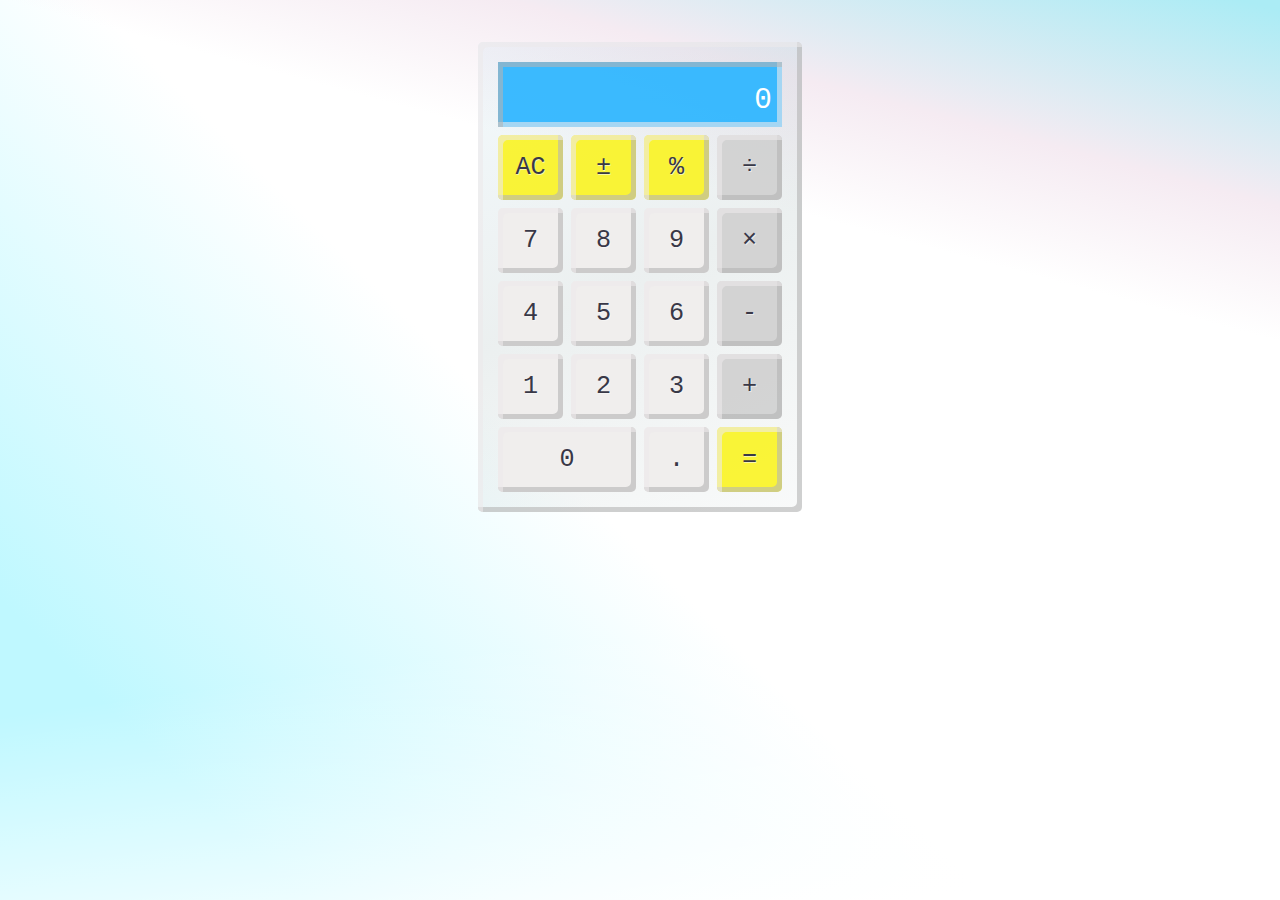
<file: calculator/index.html>
<!DOCTYPE html>
<html lang="en" dir="ltr">
  <head>
    <meta charset="utf-8">
    <title></title>
    <link rel="stylesheet" href="style.css">
    <style>
    </style>
  </head>
  <body>
    <main>
        <div id="calculator">
            <div id="display">
                0
            </div>
            <button type="button" name="button" class="other" onclick="clearAll();">AC</button>
            <button type="button" name="button" class="other" onclick="sign();">±</button>
            <button type="button" name="button" class="other" onclick="percent();">%</button>
            <button type="button" name="button" class="operator" onclick="operator('/');">÷</button>
            <button type="button" name="button" onclick="number(7);">7</button>
            <button type="button" name="button" onclick="number(8);">8</button>
            <button type="button" name="button" onclick="number(9);">9</button>
            <button type="button" name="button" class="operator" onclick="operator('*');">×</button>
            <button type="button" name="button" onclick="number(4);">4</button>
            <button type="button" name="button" onclick="number(5);">5</button>
            <button type="button" name="button" onclick="number(6);">6</button>
            <button type="button" name="button" class="operator" onclick="operator('-');">-</button>
            <button type="button" name="button" onclick="number(1);">1</button>
            <button type="button" name="button" onclick="number(2);">2</button>
            <button type="button" name="button" onclick="number(3);">3</button>
            <button type="button" name="button" class="operator" onclick="operator('+');">+</button>
            <button type="button" name="button" id="zero" onclick="number(0);">0</button>
            <button type="button" name="button" onclick="number('.');">.</button>
            <button type="button" name="button" id="equals" class="operator" onclick="equal();">=</button>
            <script src="script.js" charset="utf-8"></script>
        </div>
    </main>
  </body>
</html>
</file>
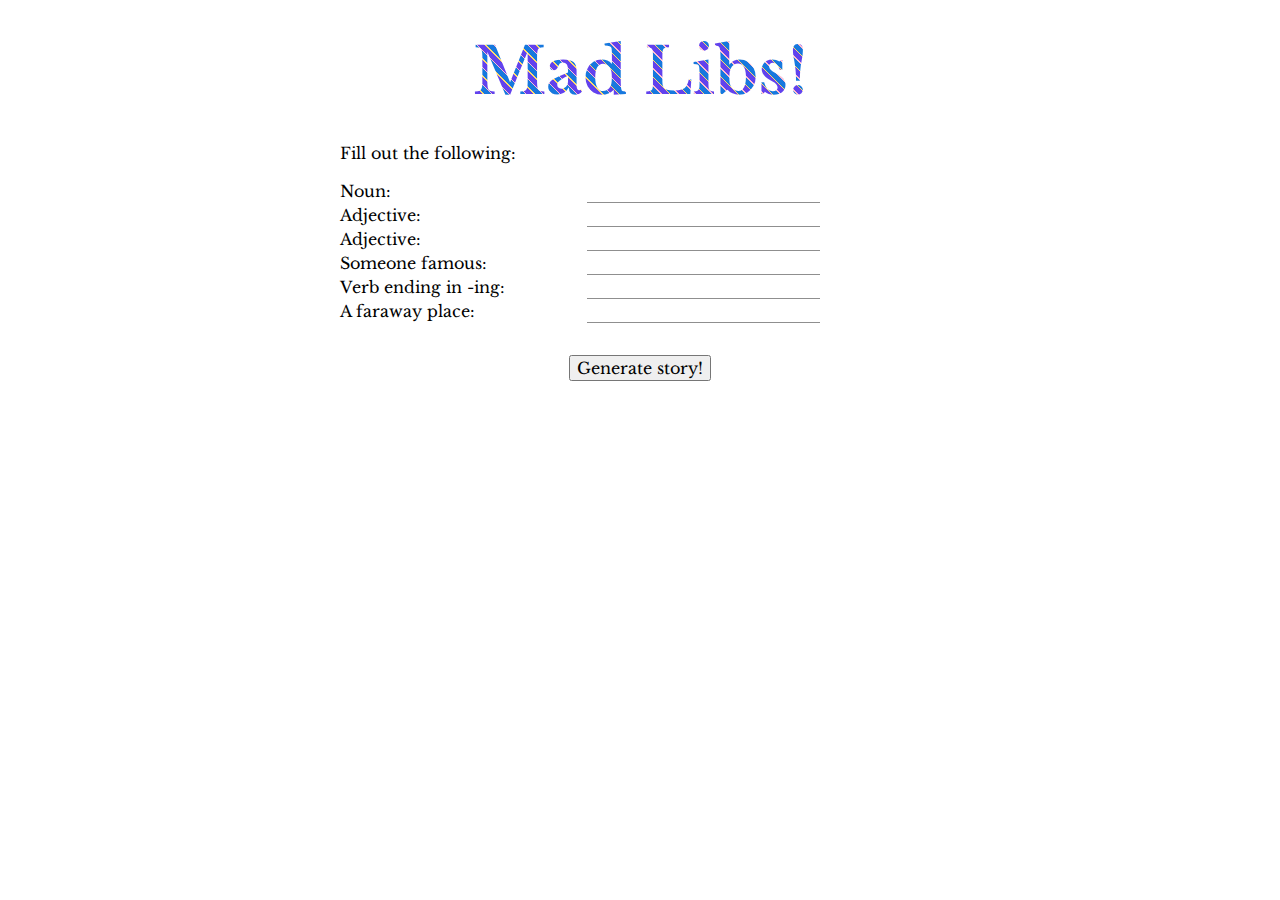
<file: madlibs/index.html>
<!DOCTYPE html>
<html>
 <head>
  <meta charset="utf-8" />
  <link rel="stylesheet" type="text/css" href="style.css">
  <title>Challenge: Mad Libs</title>
 </head>
 <body>
  <div id="wrapper">
    <header>
      <h1><span>Mad Libs!</span></h1>
    </header>
    <main>
      <section>
        <p>Fill out the following:</p>
        <ul>
          <li><span>Noun:</span><input type="text" id="noun"></li>
          <li><span>Adjective:</span><input type="text" id="adjective1"></li>
          <li><span>Adjective:</span><input type="text" id="adjective2"></li>
          <li><span>Someone famous:</span><input type="text" id="person"></li>
          <li><span>Verb ending in -ing:</span><input type="text" id="verb"></li>
          <li><span>A faraway place:</span><input type="text" id="place"></li>
        </ul>
        <button id="lib-button">Generate story!</button>
      </section>
      <section id="story">
      </section>
    </main>
    <script src="script.js"></script>
 </body>
</html>
</file>
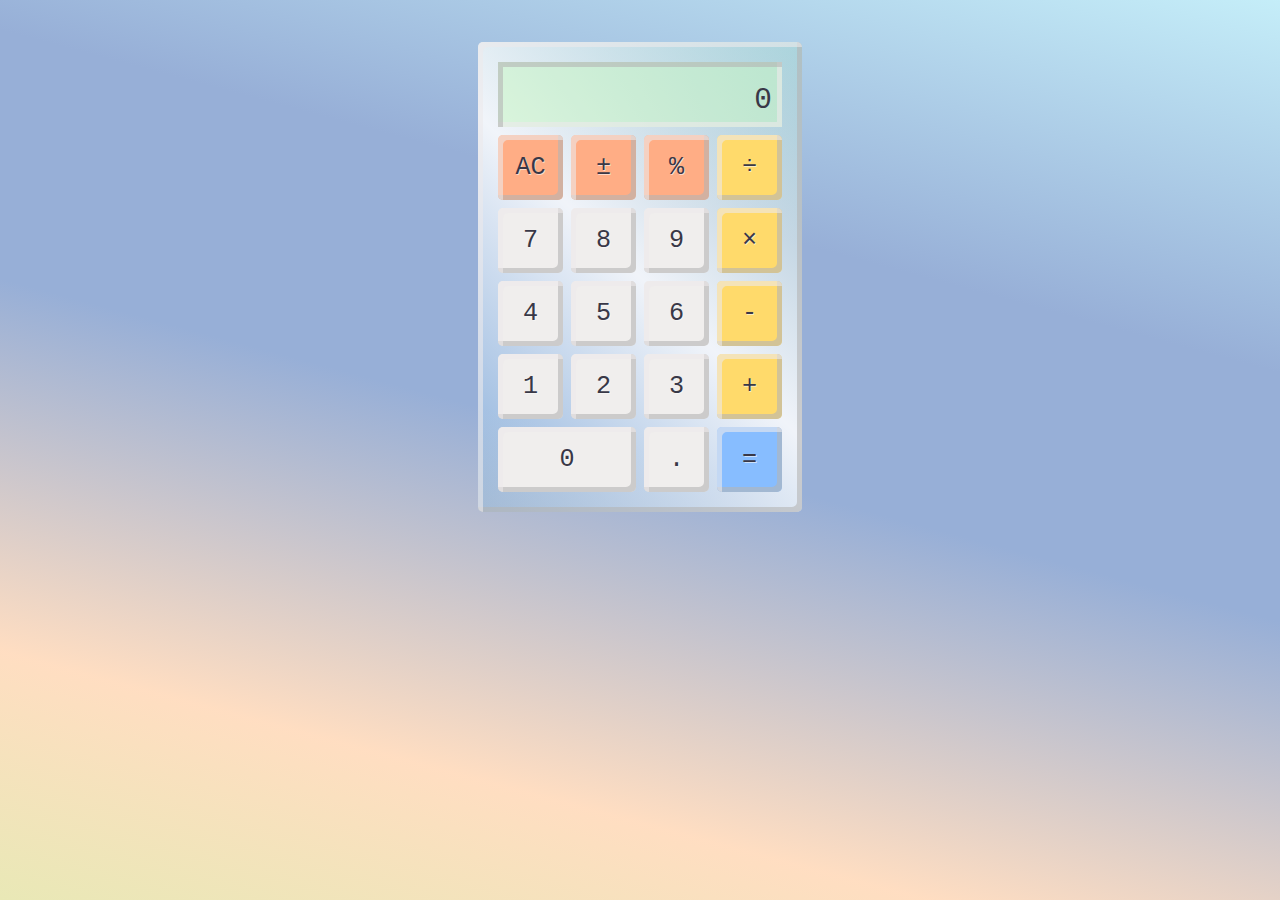
<file: calculator.html>
<!DOCTYPE html>
<html lang="en" dir="ltr">
  <head>
    <meta charset="utf-8">
    <title></title>
    <link rel="stylesheet" href="calculator.css">
    <style>
    </style>
  </head>
  <body>
    <main>
        <div id="calculator">
            <div id="display">
                0
            </div>
            <button type="button" name="button" class="other" onclick="clearAll();">AC</button>
            <button type="button" name="button" class="other" onclick="sign();">±</button>
            <button type="button" name="button" class="other" onclick="percent();">%</button>
            <button type="button" name="button" class="operator" onclick="operator('/');">÷</button>
            <button type="button" name="button" onclick="number(7);">7</button>
            <button type="button" name="button" onclick="number(8);">8</button>
            <button type="button" name="button" onclick="number(9);">9</button>
            <button type="button" name="button" class="operator" onclick="operator('*');">×</button>
            <button type="button" name="button" onclick="number(4);">4</button>
            <button type="button" name="button" onclick="number(5);">5</button>
            <button type="button" name="button" onclick="number(6);">6</button>
            <button type="button" name="button" class="operator" onclick="operator('-');">-</button>
            <button type="button" name="button" onclick="number(1);">1</button>
            <button type="button" name="button" onclick="number(2);">2</button>
            <button type="button" name="button" onclick="number(3);">3</button>
            <button type="button" name="button" class="operator" onclick="operator('+');">+</button>
            <button type="button" name="button" id="zero" onclick="number(0);">0</button>
            <button type="button" name="button" onclick="number('.');">.</button>
            <button type="button" name="button" id="equals" class="operator" onclick="equal();">=</button>
            <script src="calculator.js" charset="utf-8"></script>
        </div>
    </main>
  </body>
</html>
</file>
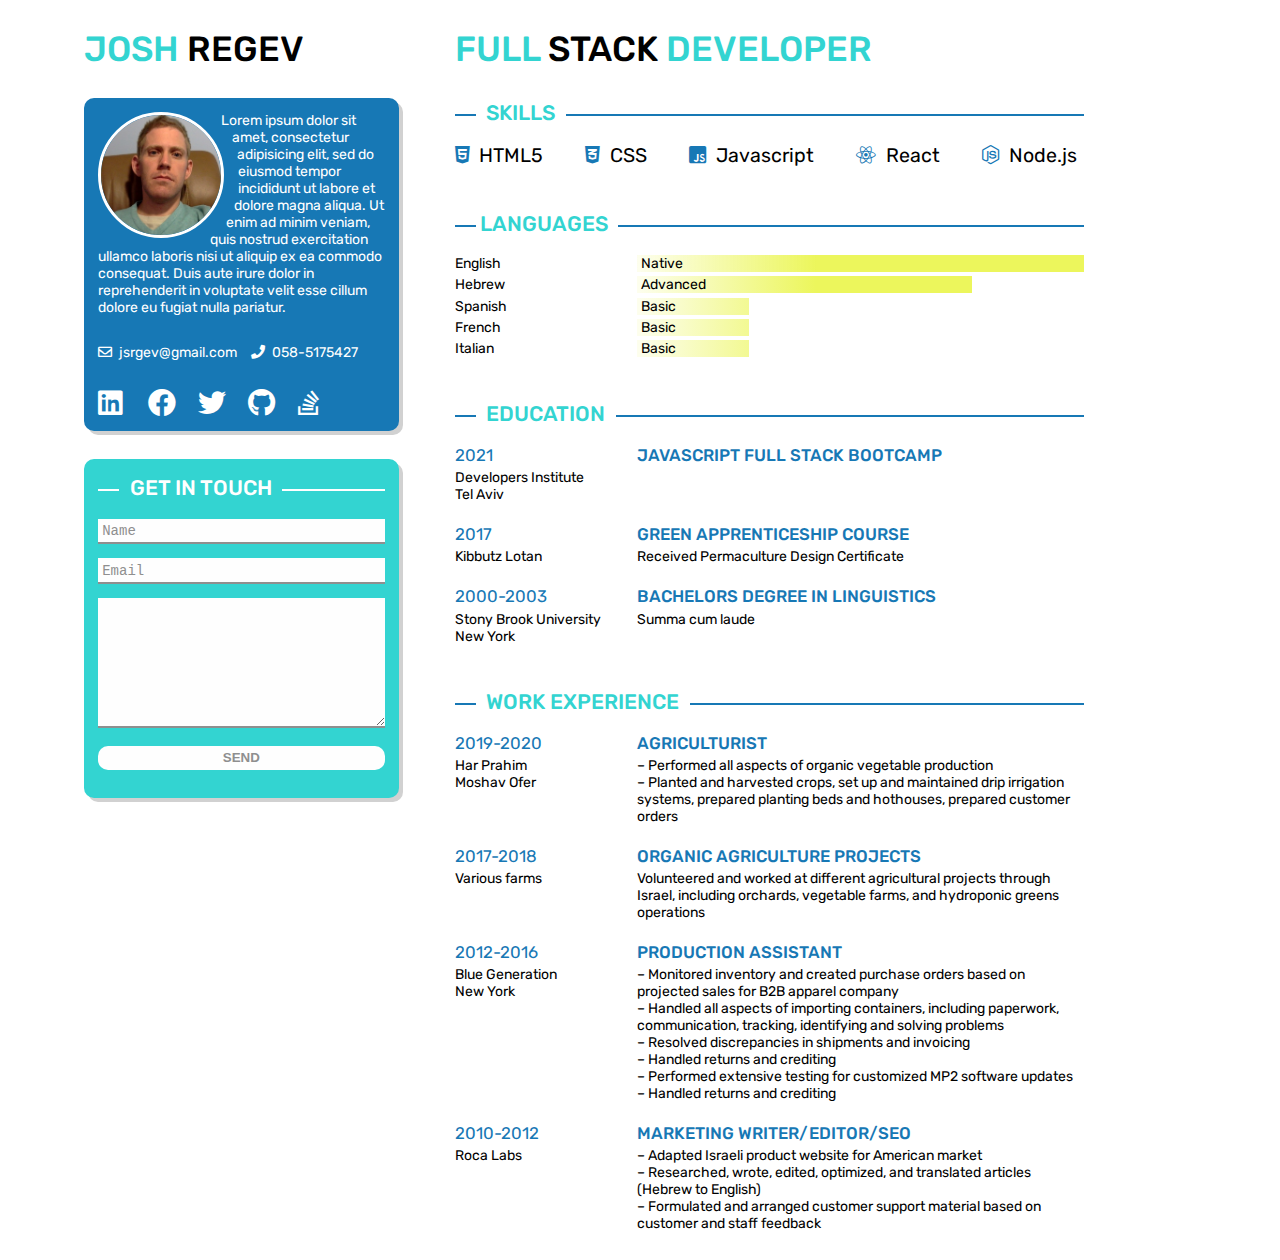
<file: cv-english.html>
<!DOCTYPE html>
<html lang="he">
<head>
	<meta charset="utf-8">
	<meta name="viewport" content="width=device-width, initial-scale=1.0">
	<link rel="stylesheet" type="text/css" href="cv-english.css ">
	<link rel="preconnect" href="https://fonts.gstatic.com">
	<link href="https://fonts.googleapis.com/css2?family=Rubik:ital,wght@0,300;0,400;0,500;0,600;0,700;1,300&display=swap" rel="stylesheet">
	<link rel="stylesheet" href="https://cdnjs.cloudflare.com/ajax/libs/font-awesome/5.15.3/css/all.min.css">	
	<title>Josh Regev CV</title>
</head>
<body>
	<div class="wrapper">
		<header>
			<div>
				<h1>Josh <span>Regev</span></h1>
			</div>
			<div>
				<h1>Full <span>Stack</span> Developer</h1>
			</div>
		</header>
		<aside>
			<div>
				<div class="top">
					<img src="joshregev.jpg">
					<p>Lorem ipsum dolor sit amet, consectetur adipisicing elit, sed do eiusmod
					tempor incididunt ut labore et dolore magna aliqua. Ut enim ad minim veniam,
					quis nostrud exercitation ullamco laboris nisi ut aliquip ex ea commodo
					consequat. Duis aute irure dolor in reprehenderit in voluptate velit esse
					cillum dolore eu fugiat nulla pariatur.</p>
				</div>
				<div class="contact">
					<a href="mailto:jsrgev@gmail.com"><i class="far fa-envelope"></i><span>jsrgev@gmail.com</span></a>
					<a href="tel:0585175427"><i class="fas fa-phone"></i><span>058-5175427</span></a>
				</div>
				<section class="social">
					<a href="https://www.linkedin.com/in/jsrgev/"><i class="fab fa-linkedin"></i></a>
					<a href="http://facebook.com/jsrgev"><i class="fab fa-facebook"></i></a>
					<a href="http://twitter.com/jsrgev"><i class="fab fa-twitter"></i></a>
					<a href="https://github.com/jsrgev/"><i class="fab fa-github"></i></a>
					<a href="https://stackoverflow.com/users/15586057/josh-regev/"><i class="fab fa-stack-overflow"></i></a>
				</section>
			</div>
			<form>
				<h2><span>Get in touch</span></h2>
				<div><label>Name</label><input type="name" required></div>
				<div><label>Email</label><input type="email" required></div>
				<textarea rows="8" required></textarea>
				<button>Send</button>
			</form>
		</aside>
		<main>
			<section class="skills">
				<h2><span>Skills</span></h2>
				<div>
					<div><i class="fab fa-html5"></i><span>HTML5</span></div>
					<div><i class="fab fa-css3-alt"></i><span>CSS</span></div>
					<div><i class="fab fa-js-square"></i><span>Javascript</span></div>
					<div><i class="fab fa-react"></i><span>React</span></div>
					<div><i class="fab fa-node-js"></i><span>Node.js</span></div>
				</div>
			</section>
			<section class="languages">
				<h2><span>Languages</span></h2>
				<div>
					<div>English</div>
					<div class="native"><span>Native</span></div>
					<div>Hebrew</div>
					<div class="advanced"><span>Advanced</span></div>
					<div>Spanish</div>
					<div class="basic"><span>Basic</span></div>
					<div>French</div>
					<div class="basic"><span>Basic</span></div>
					<div>Italian</div>
					<div class="basic"><span>Basic</span></div>
				</div>
			</section>
			<section>
				<h2><span>Education</span></h2>
				<div class="by-year">
					<div class="item">
						<div>2021</div>
						<div>Javascript Full stack Bootcamp</div>
						<div>
							<p>Developers Institute</p>
							<p>Tel Aviv</p>
						</div>
						<div></div>
					</div>
					<div class="item">
						<div>2017</div>
						<div>Green Apprenticeship Course</div>
						<div>Kibbutz Lotan</div>
						<div>Received Permaculture Design Certificate</div>
					</div>
					<div class="item">
						<div>2000-2003</div>
						<div>Bachelors degree in linguistics</div>
						<div>
							<p>Stony Brook University</p>
							<p>New York</p>
						</div>
						<div>Summa cum laude</div>
					</div>
			</section>
			<section>
				<h2><span>Work Experience</span></h2>
				<div  class="by-year">
					<div class="item">
						<div>2019-2020</div>
							<div>Agriculturist</div>
						<div>
							<p>Har Prahim</p>
							<p>Moshav Ofer</p>
						</div>
							<div>
								<ul>
									<li>Performed all aspects of organic vegetable production
									</li>
									<li>Planted and harvested crops, set up and maintained drip irrigation systems, prepared planting beds and hothouses, prepared customer orders</li>
								</ul>
							</div>
					</div>
					<div class="item">
							<div>2017-2018</div>
							<div>Organic agriculture projects</div>
							<div>Various farms</div>
							<div>Volunteered and worked at different agricultural projects through Israel, including orchards, vegetable farms, and hydroponic greens operations</div>
					</div>
					<div class="item">
							<div>2012-2016</div>
							<div>Production Assistant</div>
							<div>
								<p>Blue Generation</p>
								<p>New York</p>
							</div>
							<div>
								<ul>
									<li>Monitored inventory and created purchase orders based on projected sales for B2B apparel company</li>
									<li>Handled all aspects of importing containers, including paperwork, communication, tracking, identifying and solving problems</li>
									<li>Resolved discrepancies in shipments and invoicing</li>
									<li>Handled returns and crediting</li>
									<li>Performed extensive testing for customized MP2 software updates</li>
									<li>Handled returns and crediting</li>
								</ul>
							</div>
					</div>
					<div class="item">
							<div>2010-2012</div>
							<div>Marketing Writer/Editor/SEO</div>
							<div>Roca Labs</div>
							<div>
								<ul>
									<li>Adapted Israeli product website for American market</li>
									<li>Researched, wrote, edited, optimized, and translated articles (Hebrew to English)</li>
									<li>Formulated and arranged customer support material based on customer and staff feedback</li>
								</ul>
							</div>
					</div>
					</div>
				</div>
			</section>
		</main>
	</div>
</body>
</html>
</file>
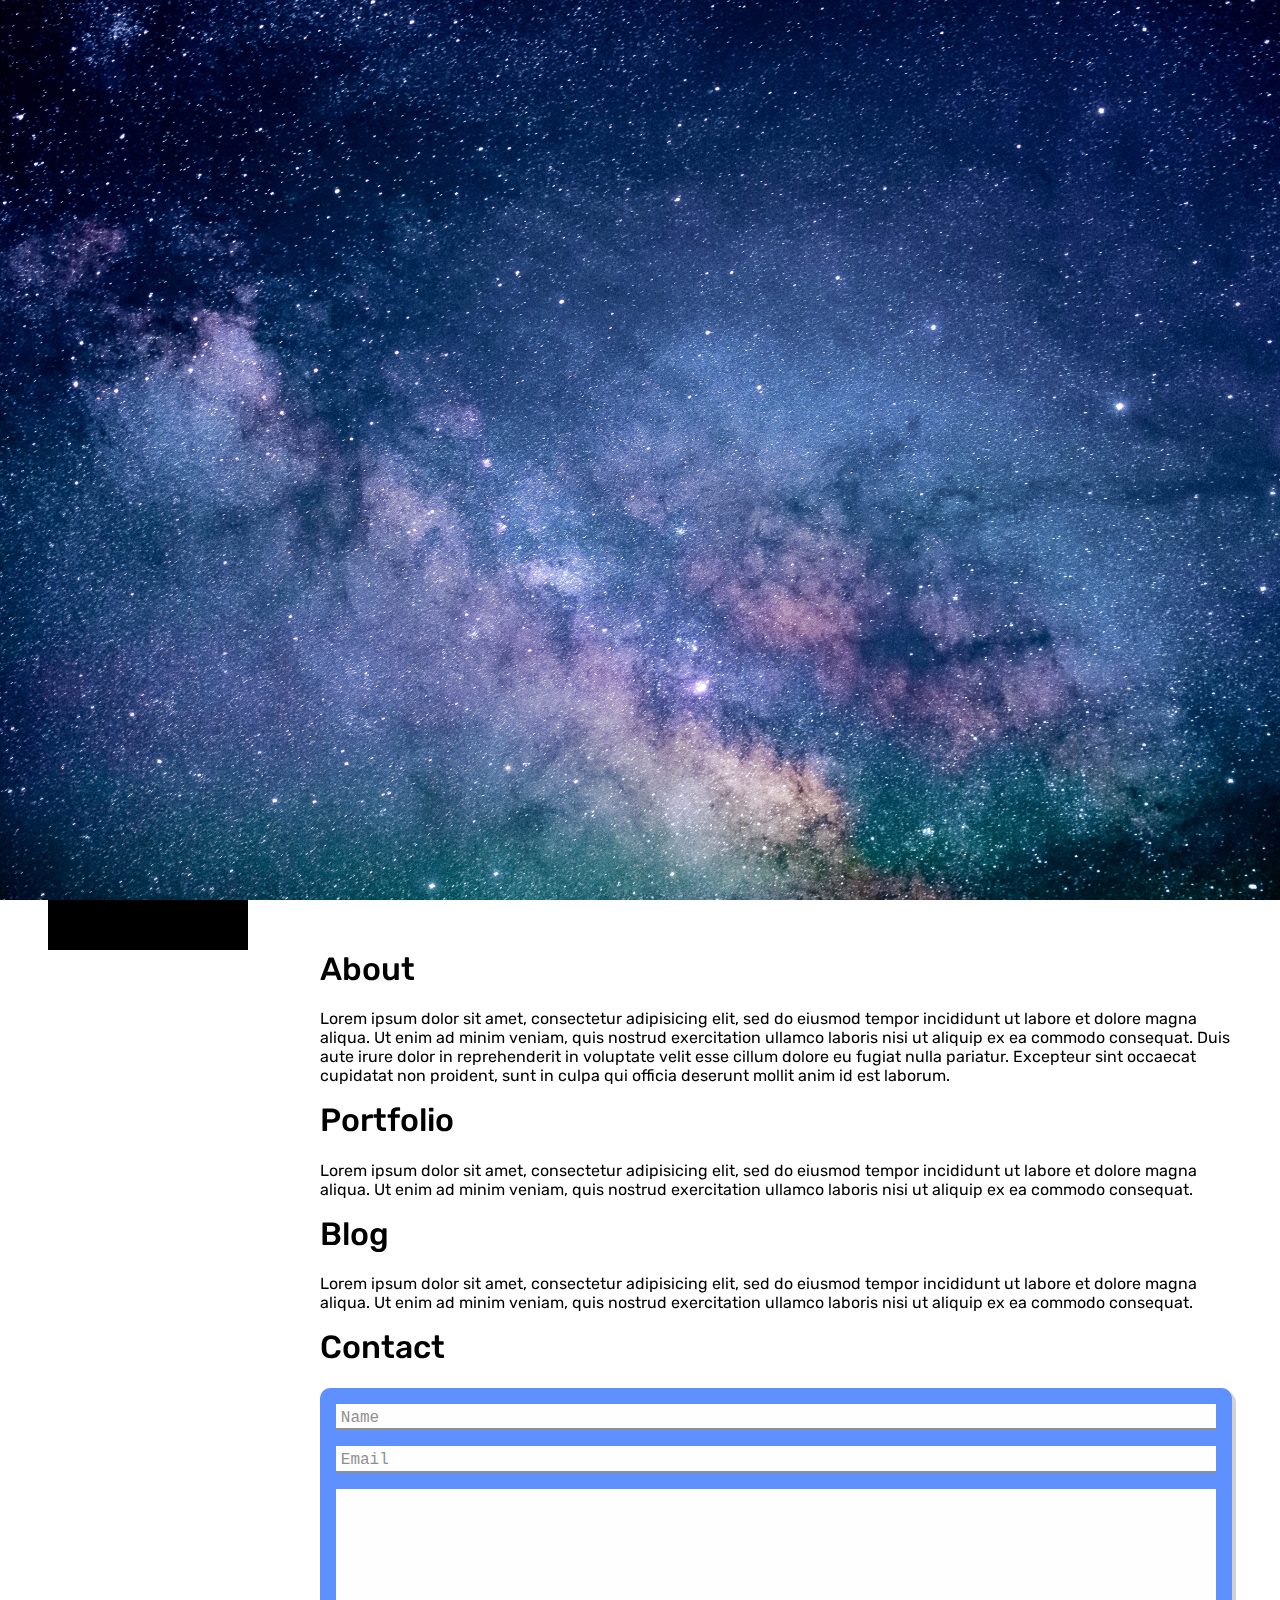
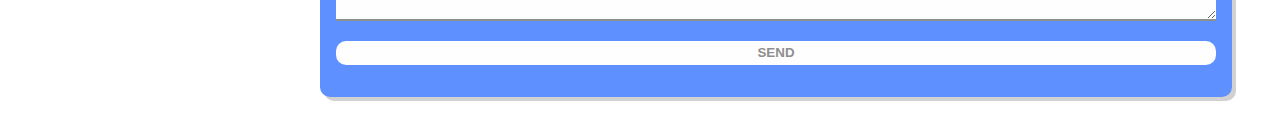
<file: portfolio.html>
<!DOCTYPE html>
<html>
<head>
	<title>Josh Regev</title>
	<link rel="stylesheet" type="text/css" href="portfolio.css">
	<link rel="stylesheet" href="https://cdnjs.cloudflare.com/ajax/libs/font-awesome/5.15.3/css/all.min.css">	
</head>
<body>
	<aside>
		<h1><span>Josh</span> <span>Regev</span></h1>
		<ul>
			<li><a href="#about">About</a></li>
			<li><a href="#portfolio">Portfolio</a></li>
			<li><a href="#blog">Blog</a></li>
			<li><a href="#contact">Contact</a></li>
		</ul>
		<div class="icons">
			<a href="https://www.linkedin.com/in/jsrgev/"><i class="fab fa-linkedin	"></i></a>
			<a href="https://github.com/jsrgev/"><i class="fab fa-github"></i></a>
			<a href="https://stackoverflow.com/users/15586057/josh-regev/"><i class="fab fa-stack-overflow"></i></a>
			<a href="http://facebook.com/jsrgev"><i class="fab fa-facebook"></i></a>
			<a href="http://twitter.com/jsrgev"><i class="fab fa-twitter"></i></a>
		</div>
	</aside>
	<main>
		<header>
<!-- 			<div class="sticky">
				<span>Josh </span>Regev</div>
 -->		</header>
 		<div class="wrapper">
 		<div class="fixer"></div>
		<section id="about">
			<h1>About</h1>
			<p>Lorem ipsum dolor sit amet, consectetur adipisicing elit, sed do eiusmod
			tempor incididunt ut labore et dolore magna aliqua. Ut enim ad minim veniam,
			quis nostrud exercitation ullamco laboris nisi ut aliquip ex ea commodo
			consequat. Duis aute irure dolor in reprehenderit in voluptate velit esse
			cillum dolore eu fugiat nulla pariatur. Excepteur sint occaecat cupidatat non
			proident, sunt in culpa qui officia deserunt mollit anim id est laborum.</p>
		</section>
		<section id="portfolio">
			<h1>Portfolio</h1>
			<p>Lorem ipsum dolor sit amet, consectetur adipisicing elit, sed do eiusmod
			tempor incididunt ut labore et dolore magna aliqua. Ut enim ad minim veniam,
			quis nostrud exercitation ullamco laboris nisi ut aliquip ex ea commodo
			consequat.</p>
		</section>
		<section id="blog">
			<h1>Blog</h1>
			<p>Lorem ipsum dolor sit amet, consectetur adipisicing elit, sed do eiusmod
			tempor incididunt ut labore et dolore magna aliqua. Ut enim ad minim veniam,
			quis nostrud exercitation ullamco laboris nisi ut aliquip ex ea commodo
			consequat.</p>
		</section>
		<section id="contact">
			<h1>Contact</h1>
			<form>
				<div><label>Name</label><input type="name" required></div>
				<div><label>Email</label><input type="email" required></div>
				<textarea rows="8" required></textarea>
				<button>Send</button>
			</form>

		</section>
	</div>
	</main>
	<script src="portfolio.js">
	</script>
</body>
</html>
</file>
<file: calculator/style.css>
html {
	font-size: 14px;
}

body {
	margin:3rem;
	background-image:
	linear-gradient(195deg,
		#abecf5 10px,
		#f5ebf2 200px,
		transparent 330px),
	linear-gradient(352deg,
		#fff 50px,
		transparent 360px),
	linear-gradient(45deg,
		#bff8ff 213px,
		transparent 700px);
	height:calc(100vh - 6rem);
} 

main {
	display: flex;
	justify-content: center;
}

* {
	font-family: "courier new";
	color: #393847;
}

#calculator {
	display: grid;
	width: min-content;
	grid-template-columns: repeat(4,65px);
	gap: 8px;
	background-image: linear-gradient(156deg, #92c9e41c, #a3b7b736, #e0e6e633);
	padding:20px;
    border-radius: 5px;
    box-shadow: inset 5px 5px rgba(236,234,235,.6), inset -5px -5px rgba(180,180,180,.6);
}

button, #display {
	width:100%;
	height:65px;
	border:0;
	box-sizing: border-box;
	outline:none;
}

#display {
	grid-column: span 4;
	background:#c8f5c38a;
    background: #29b4ffe8;
    color: #fff;
	padding:10px;
	font-size: 2.1rem;
	display: flex;
	align-items: flex-end;
	justify-content: flex-end;
    overflow: hidden;
    box-shadow: inset 5px 5px rgba(180,180,180,.6), inset -5px -5px rgba(236,234,235,.6);
}

button {
	background-color: #F0EEED;
	font-size: 1.8em;
	text-shadow: 1px 1px rgba(250,250,250,.6);
    box-shadow: inset 5px 5px rgba(236,234,235,.6), inset -5px -5px rgba(180,180,180,.6);
    border-radius: 5px;
}

button:active {
    box-shadow: inset 5px 5px rgba(180,180,180,.6), inset -5px -5px rgba(236,234,235,.6);
}

#zero {
	grid-column: span 2;
}

.operator {
    background-color: #d0d0d0e8;
}

.other, #equals {
    background-color: #f9f323e8;
}
</file>
<file: madlibs/style.css>
@import url('https://fonts.googleapis.com/css2?family=Libre+Baskerville&display=swap');

body, input, button {
	font-family: 'Libre Baskerville', serif;
	font-size:16px;
}

body {
	margin:1rem 2rem;
	padding:0;
}


h1 {
	font-size:4rem;
	margin:1rem 0;
	text-align: center;
	color: #6242ED;
	background-image:
    repeating-linear-gradient(
      45deg,
      #6242ED,
      #6242ED 5px,
      #FFDA6B 5px,
      #FFDA6B 6px,
      #1778DE 6px,
      #1778DE 11px,
      #FFBACE 11px,
      #FFBACE 12px
    );
	background-clip: text;
	-webkit-background-clip: text;
}

h1 span {
	-webkit-text-fill-color: transparent;
}

#wrapper {
	display: grid;
	grid-template-columns: minmax(200px,600px);
	justify-content: center;
	margin:0 auto;
}

ul {
	list-style-type: none;
	padding:0;
	width:30rem;
}

li {
	display: flex;
	justify-content: space-between;
    line-height: 1.5em;
}

input {
	border:none;
	border-bottom: 1px solid #8f8f8f;
	color: #6242ED;
}

input:hover, input:focus {
	outline:none;
	color: #6242ED;
	border-color:#FFDA6B;
}

input:focus {
	border-width: 2px;
}

button {
	display: block;
	margin:2rem auto 0;
	/*border-radius: 10px;*/
}

#story {
	/*display: block;*/
	margin-top: 1.5rem;
}

#story p {
	text-indent: 3em;
}
</file>
<file: calculator.css>
html {
	font-size: 14px;
}

body {
	margin:3rem;
	background-image: linear-gradient(15deg, #dedd92ab, #ffd9b9e0 20% 20%, #7d9bcdcc 50% 70%, #afe7f6ba 100%);
	height:calc(100vh - 6rem);
} 

main {
	display: flex;
	justify-content: center;
}

* {
	font-family: "courier new";
	color: #393847;
}

#calculator {
	display: grid;
	width: min-content;
	grid-template-columns: repeat(4,65px);
	gap: 8px;
	background-image: linear-gradient(45deg, #00acff17, #ffffffdb, #8de89326);
	padding:20px;
    border-radius: 5px;
    box-shadow: inset 5px 5px rgba(236,234,235,.6), inset -5px -5px rgba(180,180,180,.6);
}

button, #display {
	width:100%;
	height:65px;
	border:0;
	box-sizing: border-box;
}

#display {
	grid-column: span 4;
	background:#c8f5c38a;
	padding:10px;
	font-size: 2.1rem;
	display: flex;
	align-items: flex-end;
	justify-content: flex-end;
    box-shadow: inset 5px 5px rgba(180,180,180,.6), inset -5px -5px rgba(236,234,235,.6);
}

button {
	background-color: #F0EEED;
	font-size: 1.8em;
	text-shadow: 1px 1px rgba(250,250,250,.6);
    box-shadow: inset 5px 5px rgba(236,234,235,.6), inset -5px -5px rgba(180,180,180,.6);
    border-radius: 5px;
}

button:active {
    box-shadow: inset 5px 5px rgba(180,180,180,.6), inset -5px -5px rgba(236,234,235,.6);
}

#zero {
	grid-column: span 2;
}

.operator {
	background-color:#FFDA6B;
}

.other {
	background-color:#FFAD85;
}

#equals {
    background-color: #87bdff;
}
</file>
<file: cv-english.css>
/* Text */

html {
	font-size: 14px;
}

body {
	background-color: #fff;
	font-family: 'Rubik', sans-serif;
}

h1, h2 {
	text-transform: uppercase;
	font-weight: 500;
	color: #33D4D1;
}

h1 {
	margin:0;
	font-size:2.5rem;
}

h1 span {
	color: #000;
}

h2 {
	grid-column: span 2;
	text-indent: 1em;
	border-bottom: 2px solid #1778B5; 
	line-height: 0.1em;
	margin: 1rem 0 2rem; 
	font-size:1.5rem;
} 

h2 span { 
    background:#fff; 
    padding:0 .5em; 
}

form h2 {
	color: #fff;
	border-bottom: 2px solid #fff; 
}
form h2 span { 
    background:#33D4D1; 
}

p {
	margin:0;
}

body {
	margin:2rem 6rem;
}

.wrapper {
	display:grid;
    grid-template-columns: 1fr 2fr;
	gap:2rem 4rem;
	max-width: 1000px;
}

header {
	grid-column: span 2;
	display:grid;
	grid-template-columns: 1fr 2fr;
	gap: 4rem;
}

aside>div, form {
	background-color: #33D4D1;
	padding:1rem;
	border-radius: 10px;
    box-shadow: 4px 4px 0px #D1D1D1;
}

aside {
	display: grid;
	grid-template-columns: 1fr;
	align-content: start;
	gap:2rem;
}

aside>div {
	background-color: #1778B5;
	color: #fff;
	display: grid;
	grid-template-columns: 1fr;
	align-content: start;
	gap:2rem;
}

img {
	width:120px;
	float:left;
	border:3px solid white;
	margin:0 1rem 1rem 0;
	border-radius: 50%;
    shape-outside: circle(50% at calc(55% - 0.5rem) calc(50% - .5rem));
}

.contact {
	display: grid;
	grid-template-columns: repeat(2,max-content);
	gap: 1rem;
}

.social {
	display: grid;
	grid-template-columns: repeat(6,1fr);
	gap: 1rem;
}


.social i {
	font-size: 2em;
}

a {
	color:inherit;
	text-decoration: none;
	transition: all .3s;
}

a:hover {
	color:#ECF65C;
}

a:active {
	transform: scale(1.1);
}


input, textarea, button {
	padding: .3rem;
	box-sizing: border-box;
	margin-bottom:1rem;
	outline:0;
}

input, textarea, label {
	font-family: "courier";
}

input, textarea {
	width:100%;
	background-color: #fefefe;
	border: none;
	border-bottom:2px solid #8F8F8F;
}

input:hover, textarea:hover, input:focus, textarea:focus {
	border-bottom:2px solid #ECF65C;
}

form div {
	position:relative;
}

label {
	position: absolute;
	top:.3rem;
	left:.3rem;
	color: #8F8F8F;
}

input {
	padding-left:5rem;
}

button {
	background-color: #fefefe;
	border: none;
	border-radius: 10px;
	width:100%;
	text-transform: uppercase;
	color:#8F8F8F;
	font-weight: 600;
}

button:hover {
	background-color:#ECF65C;
}

button:active {
    box-shadow: inset 2px 2px 1px #D1D1D1, inset -2px -2px 1px #fff;
}

textarea {
	resize: vertical;
}



main {
	display:grid;
	gap:3em;
	align-content:start;
}

.skills > div {
	display: grid;
	grid-template-columns: repeat(5,max-content);
	gap: 3rem;
	font-size:1.4rem;
}

.skills i {
	color: #1778B5;
}

i ~ span {
	padding-left:.5em;
}

.languages>div {
	display:grid;
	grid-template-columns: 12rem auto;
	gap:.3rem 1rem;
}

.languages>div>div:nth-child(even) {
	background-image:
    linear-gradient(to right, rgba(236,246,92,.1), #ECF65C 40%);
	background-clip: content-box;
}

.languages span {
	padding-left: .3rem;
}

.advanced {
	padding-right: 25%;
}

.basic {
	padding-right: 75%;
}

.by-year {
	display: grid;
	gap:1.5rem;
}

.item {
	display: grid;
	grid-template-columns: 12rem auto;
	gap:.3rem 1rem;
}

.item div:first-child, .item div:nth-child(2) {
	font-size: 1.2rem;
	color: #1778B5;
}

.item div:nth-child(2) {
	font-weight: 500;
	text-transform: uppercase;
}

ul {
	list-style-type: "– ";
	list-style-position: inside;
	padding:0;
	margin:0;
}

li {
	padding:0;
}
</file>
<file: portfolio.css>
@import url('https://fonts.googleapis.com/css2?family=Rubik:wght@300;400;500&display=swap');


:root {
	/*--turquoise: #00C8DC;*/
	--turquoise: #33D4D1;
	--blue: #5E90FF;
	/*--color: r3: #6242ED;*/
	--gray: #E6E6E6;
	--gray: #D1D1D1;
	--yellow: #ECF65C;
}

/* Fonts */

body {
	font-family: Rubik, sans-serif;
}

aside, h1, .fixer {
	font-size: 2rem;
	font-weight: 500;
}

aside h1 span:first-child {
	color: var(--turquoise);
}

aside h1 span:last-child {
	color:#fff;
	filter:difference;
}


body {
	margin:0;
	padding:0;
	/*background-color: #fefefe;*/
	/*background-color: white;*/
}

aside {
	position: fixed;
	background-color: transparent;
	padding: 2rem 3rem;
	z-index:10;
    mix-blend-mode: screen;
}

aside p, h1 {
	margin-top: 0;
}

aside h1, aside li, aside div a {
	transition: all .4s;
	opacity:0;
}

.visible {
	opacity:1 !important;
}


aside ul {
	list-style-type: none;
	padding: 0;
	display: grid;
	grid-template-columns: 1fr;
	gap:1.5rem;
}
aside a {
	text-decoration: none;
}

ul a  {
	color: #FF9036;
	color:  var(--blue);
	/*color:#0D6DDB;*/
/*	transition: all .3s;
*/	/*color: #fff;*/
	/*-webkit-text-stroke: 1px #0D6DDB;*/
}

li {
	width: min-content;
	transition: all .3s;
}

li:active {
	transform: scale(1.1);
}

.icons {
	display: grid;
	grid-template-rows: repeat(3,min-content);
	grid-template-columns: min-content min-content;
	gap:1rem 2rem;
	grid-auto-flow: column;
	/*-webkit-text-stroke: 1px #0D6DDB;*/
}

.icons a {
	color: var(--turquoise);
	transition: all .3s;

}

a:hover {
	/*-webkit-text-stroke: 1.1px #ECF65C;*/
	/*text-shadow: 1px 1px 1px var(--turquoise), -1px -1px 1px var(--turquoise), -1px 1px 1px  var(--turquoise), 1px -1px 1px  var(--turquoise);*/
	color:var(--yellow);
	/*background-color: #0D6DDB;*/
}

a:active {
	transform: scale(1.1);
}


main {
	padding:2rem 3rem 2rem 20rem;
	display: grid;
	grid-template-columns: 1fr;
	/*margin-left: 300px;*/
	background-color: transparent;
	background-clip: border-box;
}


header {
	position: relative;
	height:100vh;
}

header:before {
	content: "";
	position: absolute;
	height:100vh;
	width:100vw;
	left:-20rem;
	top:-2rem;
	background-image: url('sky.jpg');
	background-repeat: no-repeat;
	/*background-position: 50% 0;*/
	background-size: cover;
	background-attachment:fixed;
	background-clip: padding-box;
}

.sticky {
	position: sticky;
	display: block;
	height:50px;
    width: max-content;
    top: 2rem;
    margin-left: -17rem;
    color: #fff;
}

.fixer span {
	color:transparent;
}

.fixer {
	position: sticky;
	/*display: block;*/
	height:50px;
    width: 200px;
    top: 0;
    margin-top: -2rem;
    margin-left: -17rem;
    background-color: black;
    color:gray;
}

section {
	/*background-color: #fefefe;*/
}

form {
	width: 100%;
	background-color: var(--turquoise);
	background-color: var(--blue);
	padding:1rem;
	border-radius: 10px;
	box-sizing: border-box;
    box-shadow: 4px 4px 0px var(--gray);
}

input, textarea, button {
	padding: .3rem;
	box-sizing: border-box;
	margin-bottom:1rem;
	outline:0;
}

input, textarea, label {
	font-family: "courier";
}

input, textarea {
	width:100%;
	background-color: #fefefe;
	border: none;
	border-bottom:2px solid #8F8F8F;
}

input:hover, textarea:hover, input:focus, textarea:focus {
	border-bottom:2px solid #ECF65C;
}

form div {
	position:relative;
}

label {
	position: absolute;
	top:.3rem;
	left:.3rem;
	color: #8F8F8F;
}

input {
	padding-left:5rem;
}

button {
	background-color: #fefefe;
	border: none;
	border-radius: 10px;
	width:100%;
	text-transform: uppercase;
	color:#8F8F8F;
	font-weight: 600;
}

button:hover {
	background-color:#ECF65C;
}

button:active {
    box-shadow: inset 2px 2px 1px #D1D1D1, inset -2px -2px 1px #fff;
}

textarea {
	resize: vertical;
}
</file>
